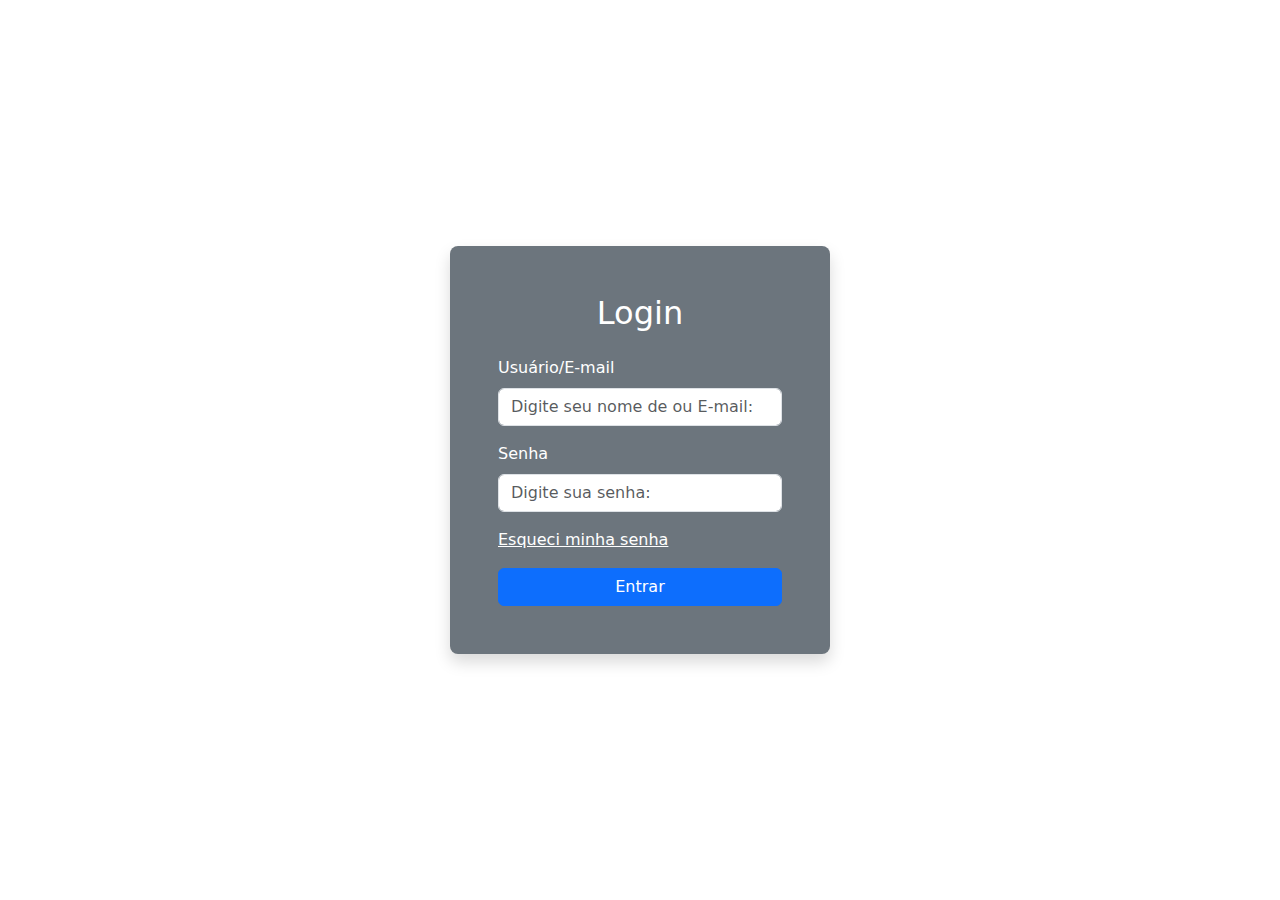
<file: index.html>
<!DOCTYPE html>
<html lang="en">
<head>
    <meta charset="UTF-8">
    <title>Login</title>
    <link rel="stylesheet" href="bootstrap.css">
</head>
<body>

<div class="container">
    <div class="row d-flex justify-content-center align-items-center vh-100">
        <div class="col-md-4 p-5 bg-secondary rounded-3 shadow">
            <h2 class="text-center mb-4 text-white">Login</h2>
            <form action="home.html">
                <div class="mb-3">
                    <label for="inputName" class="form-label text-white">Usuário/E-mail</label>
                    <input type="email" id="inputName" class="form-control" placeholder="Digite seu nome de ou E-mail: ">
                </div>

                <div class="mb-3">
                    <label for="inputPass" class="form-label text-white">Senha</label>
                    <input type="password" id="inputPass" class="form-control" placeholder="Digite sua senha: ">
                </div>

                <div class="mb-3">
                    <a href="#" class="text-white">Esqueci minha senha</a>
                </div>

                    <button type="submit" class="btn btn-primary w-100">Entrar</button>

            </form>
        </div>
    </div>
</div>

<script src="./bootstrap.bundle.js"></script>
</body>
</html>
</file>
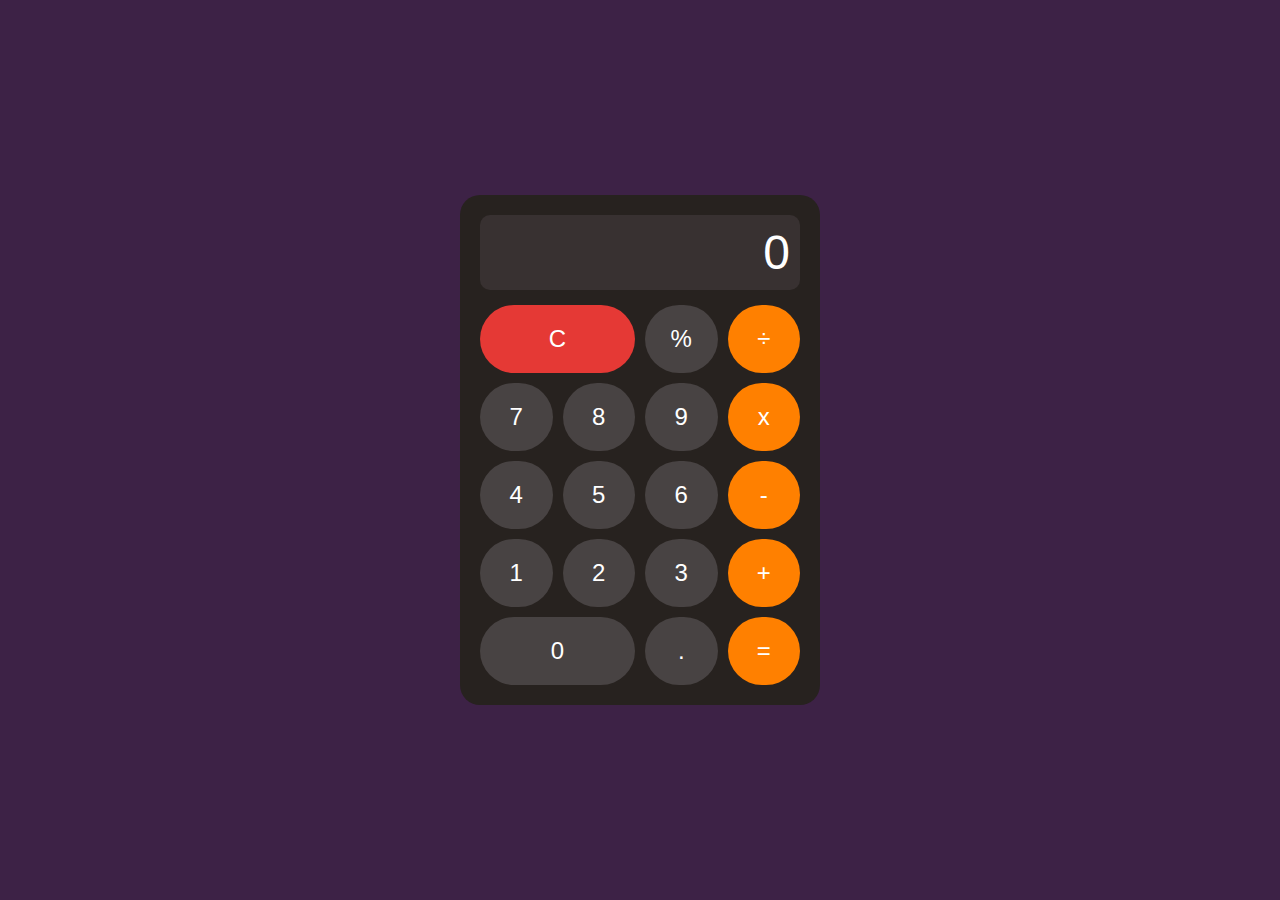
<file: projetos/calculadora_de_botoes_fabio/index.html>
<!DOCTYPE html>
<html lang="pt-br">
<head>
    <meta charset="UTF-8">
    <meta name="viewport" content="width=device-width, initial-scale=1.0">
    <title>Calculadora</title>
    <link rel="stylesheet" href="style.css">
</head>
<body>
    <div class="calculator">
        <div class="display" id="display">0</div>
        <div class="botoes">
            <button class="apagar" id="apagar">C</button>
            <button id="modulo">%</button>
            <button class="operador" id="divisao">÷</button>

            <button id="sete">7</button>
            <button id="oito">8</button>
            <button id="nove">9</button>
            <button class="operador" id="multi">x</button>

            <button id="quatro">4</button>
            <button id="cinco">5</button>
            <button id="seis">6</button>
            <button class="operador" id="menos">-</button>

            <button id="um">1</button>
            <button id="dois">2</button>
            <button id="tres">3</button>
            <button class="operador" id="mais">+</button>

            <button id="zero" class="zeroo">0</button>
            <button id="ponto">.</button>
            <button class="operador" id="igual">=</button>
        </div>
    </div>
    <script src="script.js"></script>
</body>
</html>
</file>
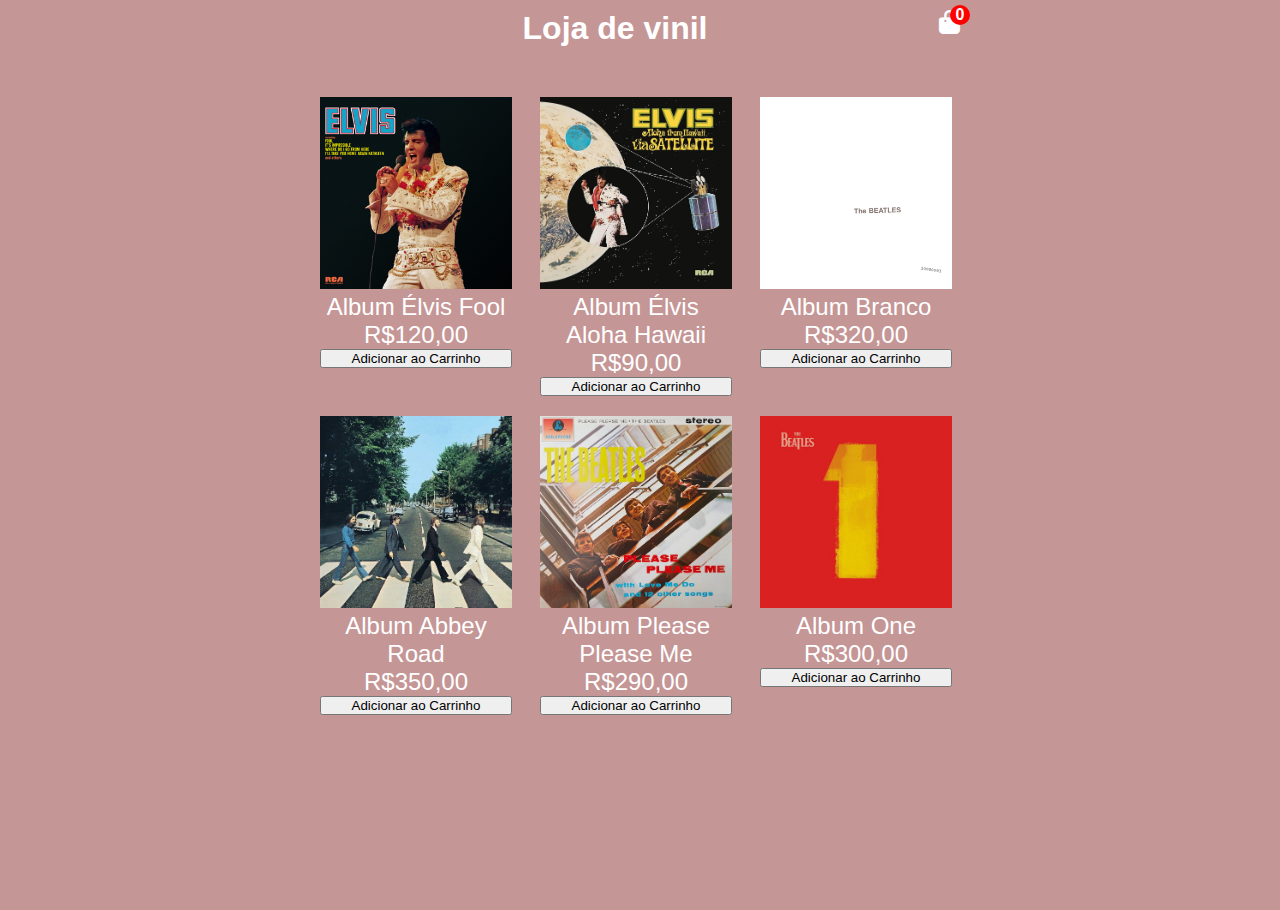
<file: projetos/ShoppingCart/index.html>
<!DOCTYPE html>
<html lang="en">

<head>
    <meta charset="UTF-8">
    <meta name="viewport" content="width=device-width, initial-scale=1.0">
    <title>E-commerce</title>
    <link rel="stylesheet" href="https://cdnjs.cloudflare.com/ajax/libs/font-awesome/6.4.0/css/all.min.css">
    <link rel="stylesheet" href="style.css">
</head>

<body>
    <div class="container">
        <header>
            <h1 style="text-align: center;">Loja de vinil</h1>
            <div class="shopping">
                <i class="fa-solid fa-bag-shopping">
                    <span class="quantity">0</span>
                </i>
            </div>
        </header>
        <div class="list"></div>
    </div>
    <div class="card">
        <h1>Carrinho</h1>
        <ul class="listCard"></ul>
        <div class="checkout">
            <div class="total">Total: R$0,00</div>
        </div>
    </div>
    <script src="main.js"></script>
</body>

</html>
</file>
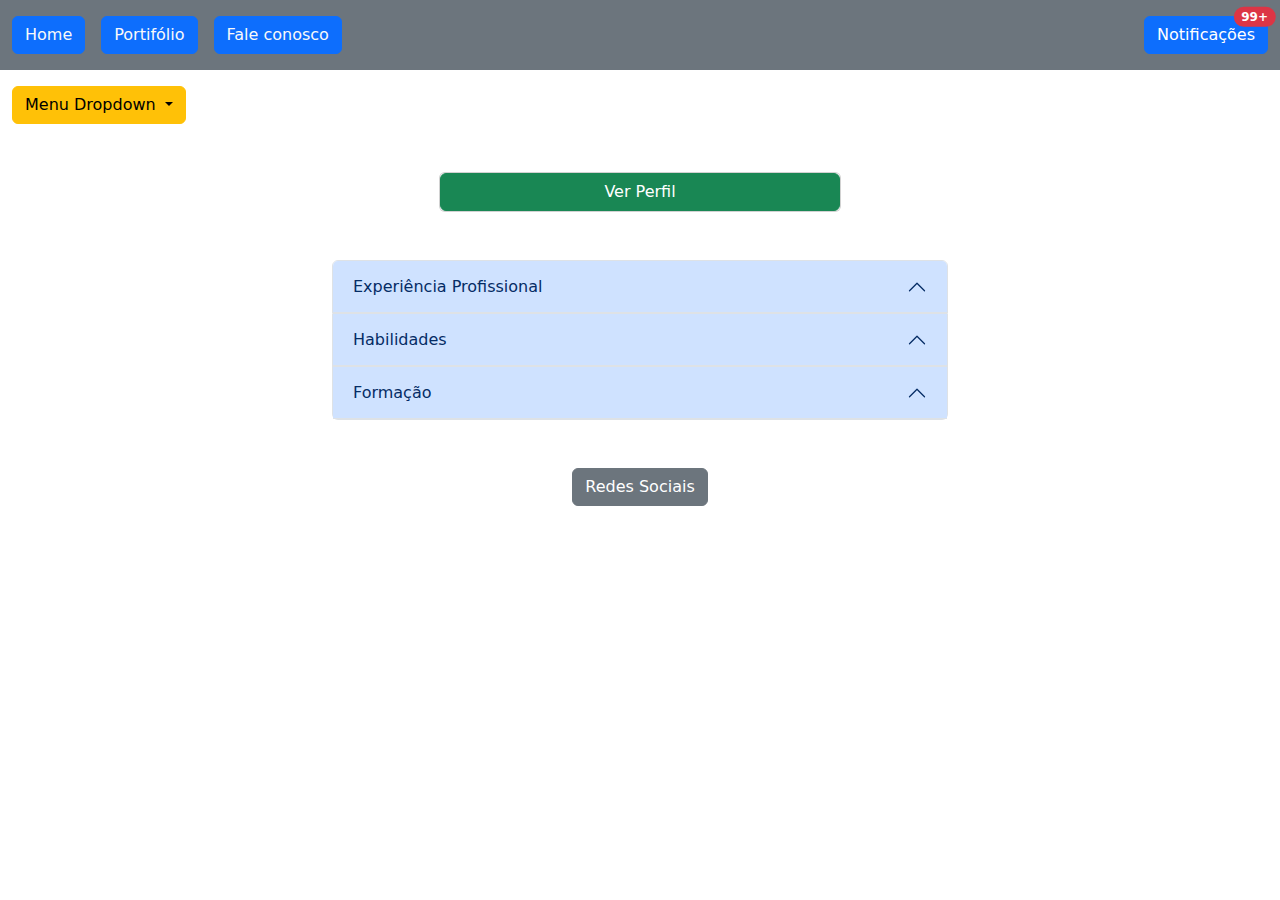
<file: home.html>
<!DOCTYPE html>
<html lang="pt-BR">

<head>
  <meta charset="UTF-8">
  <meta name="viewport" content="width=device-width, initial-scale=1.0">
  <title>Home</title>
  <link rel="stylesheet" href="./bootstrap.css">
</head>

<body>
<div class="container-fluid">
  <header>
    <div class="row align-items-center bg-secondary text-light py-3">
      <div class="col-md-6 d-flex justify-content-start">
        <a href="#" class="link-light me-3 btn btn-primary">Home</a>
        <a href="pages/portfolio.html" class="link-light me-3 btn btn-primary">Portifólio</a>
        <a href="pages/fale_conosco.html" class="link-light me-3 btn btn-primary">Fale conosco</a>
      </div>
      <div class="col-md-6 text-end">
        <button id="btn-notificacoes" class="btn btn-primary position-relative">
          <span class="position-absolute top-0 translate-middle badge bg-danger rounded-pill" style="margin-left: 80%">99+</span>Notificações
        </button>
      </div>
    </div>
  </header>

  <div id="notificacoes-container" class="position-absolute mt-3" style="display: none; right: 0;">
    <div class="card" style="width: 250px;">
      <div class="card-header bg-primary text-white">
        Notificações
      </div>
      <ul class="list-group list-group-flush">
        <li class="list-group-item">Nova mensagem de João</li>
        <li class="list-group-item">Sua tarefa foi atualizada</li>
        <li class="list-group-item">Novo comentário no seu post</li>
      </ul>
    </div>
  </div>

  <div class="row mt-3">
    <div class="col-md-6">
      <div class="dropdown">
        <button class="btn btn-warning dropdown-toggle" data-bs-toggle="dropdown" aria-expanded="false">
          Menu Dropdown
        </button>
        <ul class="dropdown-menu">
          <li><a href="pages/portfolio.html" class="dropdown-item">Portfólio</a></li>
          <li><a href="pages/fale_conosco.html" class="dropdown-item">Fale conosco</a></li>
          <li>
            <hr class="dropdown-divider">
            <a href="index.html" class="dropdown-item">Logout</a>
          </li>
        </ul>
      </div>
    </div>
  </div>


  <div class="row mt-5 d-flex justify-content-center">
    <div class="col-md-4">
      <div class="card d-flex">
        <button type="button" class="btn btn-success" data-bs-toggle="modal" data-bs-target="#meuModal">
          Ver Perfil
        </button>
        <div id="meuModal" class="modal fade">
          <div class="modal-dialog">
            <div class="modal-content">
              <div class="modal-header" style="text-align: justify">
                <h5 class="modal-title">Perfil</h5>
                <button type="button" class="btn-close" data-bs-dismiss="modal"></button>
              </div>
              <div class="modal-body text-center">
                <img src="img/F6E3606A-B462-49A3-AF4E-642CBE7053F6.jpeg" alt="" class="card-img-top mb-3">
                <h4>Fernando Legal</h4>
                <p>Meu nome é Fernando e minha comida favorita é pão francês.</p>
              </div>
            </div>
          </div>
        </div>
      </div>
    </div>
  </div>

  <div class="row mt-5 d-flex justify-content-center">
    <div class="col-md-6">
      <div class="accordion" id="accordionExample">
        <div class="accordion-item">
          <h2 class="accordion-header" id="headingOne">
            <button class="accordion-button" type="button" data-bs-toggle="collapse" data-bs-target="#collapseOne">
              Experiência Profissional
            </button>
          </h2>
          <div id="collapseOne" class="accordion-collapse collapse" data-bs-parent="#accordionExample">
            <div class="accordion-body">Experiência com desenvolvimento Fullstack com C# usando Blazor.</div>
          </div>
        </div>
        <div class="accordion-item">
          <h2 class="accordion-header" id="headingTwo">
            <button class="accordion-button" type="button" data-bs-toggle="collapse" data-bs-target="#collapseTwo">
              Habilidades
            </button>
          </h2>
          <div id="collapseTwo" class="accordion-collapse collapse" data-bs-parent="#accordionExample">
            <div class="accordion-body">
              <ul>
                <li>HTML</li>
                <li>CSS</li>
                <li>JavaScript</li>
                <li>TypeScript</li>
              </ul>
            </div>
          </div>
        </div>
        <div class="accordion-item">
          <h2 class="accordion-header" id="headingThree">
            <button class="accordion-button" type="button" data-bs-toggle="collapse" data-bs-target="#collapseThree">
              Formação
            </button>
          </h2>
          <div id="collapseThree" class="accordion-collapse collapse" data-bs-parent="#accordionExample">
            <div class="accordion-body">Desenvolvimento Front-end - SENAI-SP</div>
          </div>
        </div>
      </div>
    </div>
  </div>

  <footer class="mt-5 text-center">
    <button type="button" class="btn btn-secondary" data-bs-toggle="popover" title="Redes Sociais"
            data-bs-content='
                        <a href="https://www.instagram.com/fer.ear06/" target="_blank" data-bs-toggle="tooltip" title="Instagram" class="me-2"><img src="img/social-media/instagram.png"></a>
                        <a href="https://www.linkedin.com/in/fer-ribeiro-info/" target="_blank" data-bs-toggle="tooltip" title="LinkedIn" class="me-2"><img src="img/social-media/linkedin.png"></a>
                        <a href="https://github.com/Zina-06" target="_blank" data-bs-toggle="tooltip" title="Github"><img src="img/social-media/github.png"></a>'>
      Redes Sociais
    </button>
  </footer>
</div>

<script src="./bootstrap.bundle.js"></script>
<script>
  document.addEventListener('DOMContentLoaded', function () {
    var tooltipTriggerList = [].slice.call(document.querySelectorAll('[data-bs-toggle="tooltip"]'))
    tooltipTriggerList.forEach(function (tooltipTriggerEl) {
      new bootstrap.Tooltip(tooltipTriggerEl)
    })

    var popoverTriggerList = [].slice.call(document.querySelectorAll('[data-bs-toggle="popover"]'))
    popoverTriggerList.forEach(function (popoverTriggerEl) {
      new bootstrap.Popover(popoverTriggerEl, {
        html: true
      })
    })

    var btnNotificacoes = document.getElementById('btn-notificacoes');
    var notificacoesContainer = document.getElementById('notificacoes-container');

    btnNotificacoes.addEventListener('click', function () {
      // Alterna a exibição da caixa de notificações
      if (notificacoesContainer.style.display === 'none' || notificacoesContainer.style.display === '') {
        notificacoesContainer.style.display = 'block';
      } else {
        notificacoesContainer.style.display = 'none';
      }
    });
  });
</script>
</body>

</html>
</file>
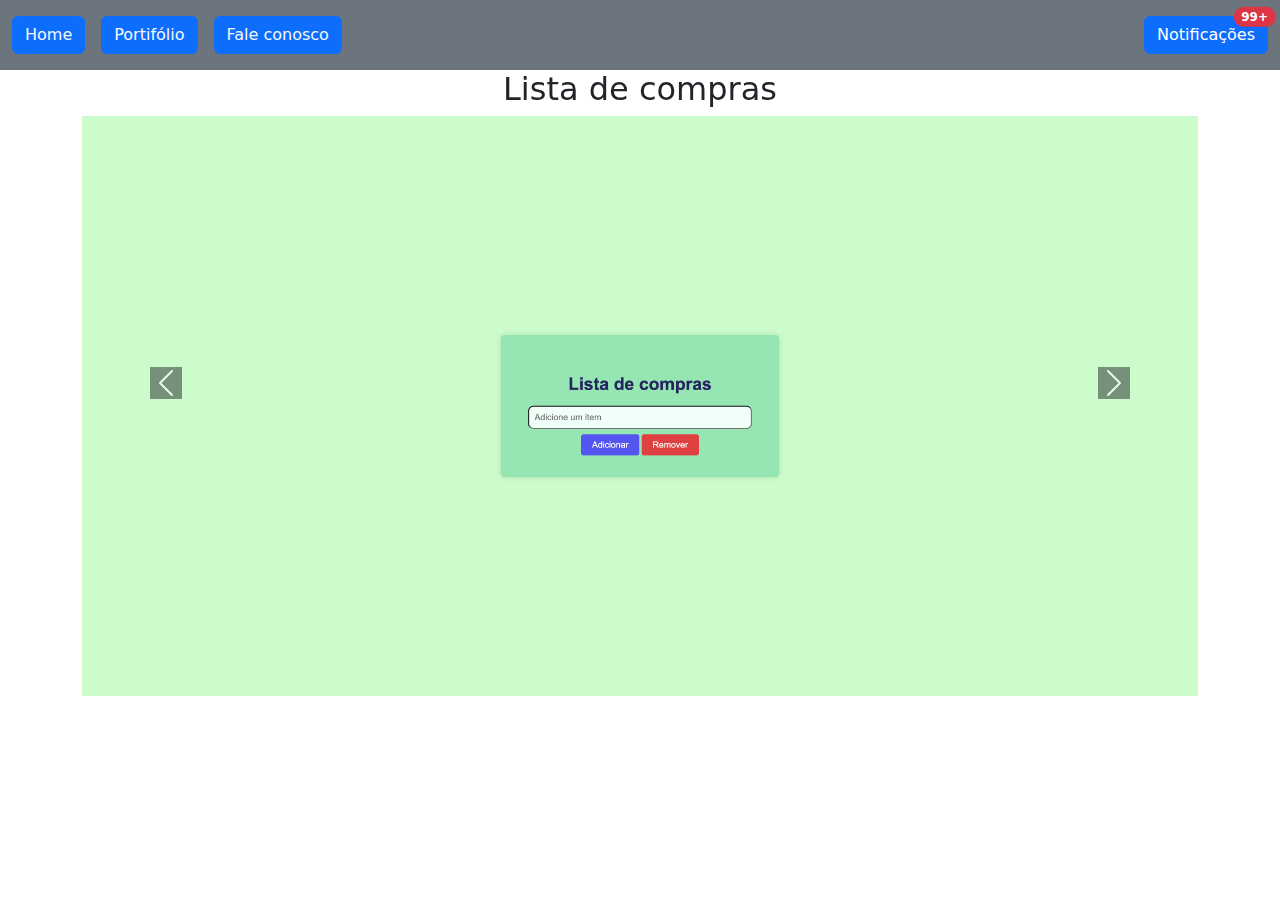
<file: pages/portfolio.html>
<!DOCTYPE html>
<html lang="en">
<head>
    <meta charset="UTF-8">
    <title>Carossel</title>
    <link rel="stylesheet" href="../bootstrap.css">
</head>
<body>
<div class="container-fluid">
    <header>
        <div class="row align-items-center bg-secondary text-light py-3">
            <div class="col-md-6 d-flex justify-content-start">
                <a href="../home.html" class="link-light me-3 btn btn-primary">Home</a>
                <a href="#" class="link-light me-3 btn btn-primary">Portifólio</a>
                <a href="./fale_conosco.html" class="link-light me-3 btn btn-primary">Fale conosco</a>
            </div>
            <div class="col-md-6 text-end">
                <button id="btn-notificacoes" class="btn btn-primary position-relative">
                    <span class="position-absolute top-0 translate-middle badge bg-danger rounded-pill"
                          style="margin-left: 80%">99+</span>Notificações
                </button>
            </div>
        </div>
    </header>
    <!--Carrosel de imagens-->
    <div class="container">
        <div class="row justify-content-center">
            <div class="col">
                <div class="carousel slide" id="show" data-bs-ride="carousel">
                    <div class="carousel-inner">
                        <div class="carousel-item active">
                            <h2 class="text-center">Lista de compras</h2>
                            <a href="../projetos/Lista_Compras.html" target="_blank">
                                <img src="../img/gallery/todo-list.png" class="d-bloc w-100">
                            </a>
                        </div>
                        <div class="carousel-item">
                            <h2 class="text-center">E-commerce de vinil</h2>
                            <a href="../projetos/ShoppingCart/index.html" target="_blank">
                                <img src="../img/gallery/E-commerce.png" alt=""
                                              class="d-block w-100">
                            </a>
                        </div>
                        <div class="carousel-item">
                            <h2 class="text-center">Calculadora</h2>
                            <a href="../projetos/calculadora_de_botoes_fabio/index.html" target="_blank">
                                <img src="../img/gallery/calc.png"
                                              alt="" class="d-block w-100">
                            </a>
                        </div>
                    </div>
                    <button class="carousel-control-prev" type="button" data-bs-target="#show" data-bs-slide="prev">
                        <span class="carousel-control-prev-icon bg-dark p-2" aria-hidden="true"></span>
                        <span class="visually-hidden">Previous</span>
                    </button>
                    <button class="carousel-control-next" type="button" data-bs-target="#show" data-bs-slide="next">
                        <span class="carousel-control-next-icon bg-dark p-2" aria-hidden="true"></span>
                        <span class="visually-hidden">Next</span>
                    </button>
                </div>
            </div>
        </div>
    </div>

</div>
<script src="../bootstrap.bundle.js"></script>
</body>
</html>
</file>
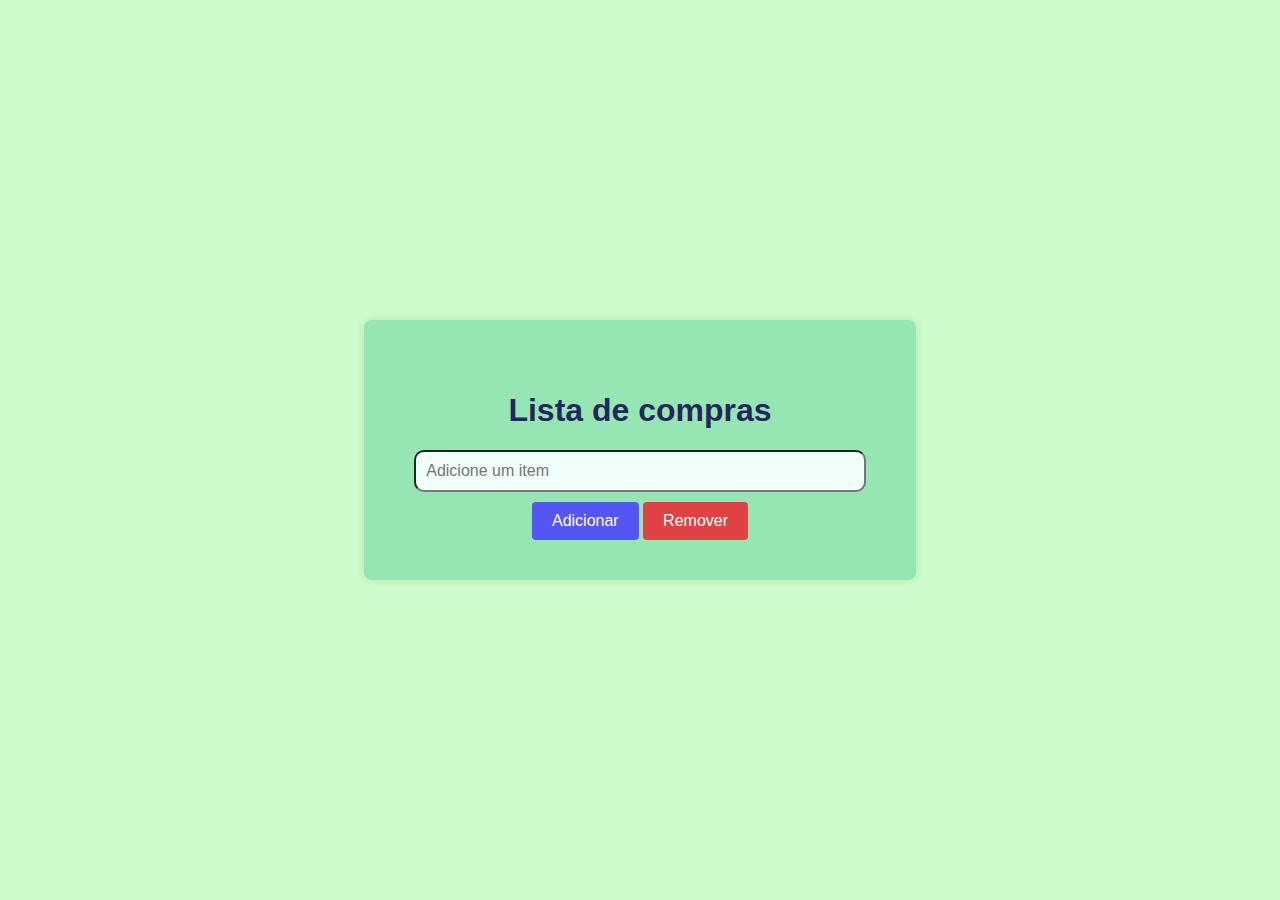
<file: projetos/Lista_Compras.html>
<!DOCTYPE html>
<html lang="en">
<head>
    <meta charset="UTF-8">
    <meta name="viewport" content="width=device-width, initial-scale=1.0">
    <title>Lista de compras</title>
    <style>
        body {
            font-family: Arial, Helvetica, sans-serif;
            display: flex;
            justify-content: center;
            align-items: center;
            height: 100vh;
            margin: 0;
            background-color: #CCFCCB;
        }
        .container {
            text-align: center;
            background: #96E6B3;
            color: rgb(37, 37, 96);
            padding: 50px;
            padding-bottom: 30px;
            border-radius: 8px;
            box-shadow: 0 0 10px rgba(0, 0, 0, 0.1);
        }
        .hud input {
            padding: 10px;
            font-size: 16px;
            width: 100%;
            box-sizing: border-box;
            margin-bottom: 10px;
            border-radius: 10px;
            background-color: #F1FFFA;
        }
        .hud button {
            padding: 10px 20px;
            font-size: 16px;
            color: white;
            border: none;
            border-radius: 4px;
            cursor: pointer;
        }
        .hud .adicionar{
            background-color: rgb(85, 85, 241);
        }

        .hud .remover{
            background-color: rgb(223, 66, 66);
        }

        .hud button:hover {
            background-color: #0056b3;
        }
        ul{
            text-align: left;
            margin-top: 10px;
            margin-bottom: 5px;
            font-size: 2em;
        }
    </style>
</head>
<body>
    <div class="container">
        <h1>Lista de compras</h1>
        <div class="hud">
            <input type="text" id="itens" placeholder="Adicione um item">
            <button class="adicionar" type="button" onclick="adicionarItem()">Adicionar</button>
            <button class="remover" type="button" onclick="removerItem()">Remover</button>
        </div>
        <ul id="listaCompra"></ul>
    </div>

    <script>
        // Armazenamento de lista de compras
        var listaShop = [];

        // Função para adicionar um item na lista
        function adicionarItem() {
            let itemEntrada = document.getElementById('itens');
            let item = itemEntrada.value.trim();
            if (item !== "") {
                listaShop.push(item);
                updateListaShop();
                itemEntrada.value = "";
            }
        }

        function removerItem(){
            let itemEntrada = document.getElementById('itens');
            let item = itemEntrada.value.trim();
            if (item !== "") {
                listaShop.pop(item);
                updateListaShop();
                itemEntrada.value = "";
            }
        }

        function updateListaShop() {
            let elementosLista = document.getElementById('listaCompra');
            elementosLista.innerHTML = '';

            for (let i = 0; i < listaShop.length; i++) {
                let listaItem = document.createElement('li');
                listaItem.textContent = listaShop[i];
                elementosLista.appendChild(listaItem);
            }
        }
    </script>
</body>
</html>
</file>
<file: projetos/calculadora_de_botoes_fabio/style.css>
body {
    font-family: Arial, Helvetica, sans-serif;
    display: flex;
    justify-content: center;
    align-items: center;
    height: 100vh;
    margin: 0;
    background-color: #3d2246;
    user-select: none;
}
/* "Carcaça" da calculadora */
.calculator {
    background-color: #27221f;
    border-radius: 20px;
    width: 320px;
    padding: 20px;
}
/* Tela da calculadora */
.display {
    background-color: #383131;
    color: #fff;
    font-size: 3rem;
    text-align: right;
    padding: 10px;
    border-radius: 10px;
    margin-bottom: 15px;
}
/* Alinhamento dos botões da calculadora */
.botoes {
    display: grid;
    grid-template-columns: repeat(4, 1fr);
    gap: 10px;
}
/* Estilização dos botões genéricos */
.botoes button {
    padding: 20px;
    color: white;
    font-size: 1.5rem;
    border-radius: 55px;
    border: none;
    background-color: #484343;
    cursor: pointer;
    transition: background-color 0.3s, transform 0.1s;
}
/* Quando colocar mouse em cima ele escurece */
.botoes button:hover {
    background-color: #525252;
}
/* Quando clica ele pula */
.botoes button:active {
    transform: scale(0.95);
}
/* Estilização dos operadores */
.botoes .operador {
    background-color: #ff8000;
    color: white;
}
/* Mouse hover dos operadores */
.botoes .operador:hover {
    background-color: #f57017;
}

/* Estilização do "apagar" */
.botoes .apagar {
    background-color: #e53935;
    color: white;
    grid-column: span 2;
}
/* Mouse hover do "apagar" */
.botoes .apagar:hover {
    background-color: #d32f2f;
}

.botoes .zeroo{
    grid-column: span 2;
}
</file>
<file: projetos/ShoppingCart/style.css>
* {
    margin: 0;
    padding: 0;
    box-sizing: border-box;
    font-family: Arial, Helvetica, sans-serif;
}

.card .checkout div {
    background-color: rgb(146, 113, 113);
    color: white;
    width: 500px;
    height: 70px;
    display: flex;
    justify-content: center;
    align-items: center;
    cursor: pointer;
    font-weight: bold;  
}

body {
    background-color: rgb(197, 150, 150);
    height: 100vh;
}

.container {
    width: 50vw;
    margin: auto;
    transition: 0.5s;
}

.container h1 {
    color: white;
}

header {
    display: grid;
    grid-template-columns: 1fr 50px;
    margin-top: 10px;
}

header .shopping i {
    font-size: 1.5em;
    color: white;
    cursor: pointer;
    transition: all 0.25s ease;
}

.container header .shopping {
    position: relative;
    text-align: right;
    transition: 0.5s;
}

header .shopping i:hover {
    background-color: rgb(104, 104, 236);
}

.shopping span {
    position: absolute;
    top: -5px;
    left: 80%;
    background-color: red;
    padding: 3px 10px;
    border-radius: 50%;
    color: white;
    display: flex;
    justify-content: center;
    align-items: center;
    width: 20px;
    height: 20px;
    font-size: 12pt;
}

.card {
    position: fixed;
    top: 0;
    left: 100%;
    width: 500%;
    background-color: rgb(194, 143, 143);
    border-left: 1px solid rgb(129, 109, 129);
    box-shadow: 10px 5px 5px black;
    height: 100vh;
    transition: 0.5s;
}

.card h1 {
    color: white;
    margin: 0;
    padding: 0 20px;
    height: 80px;
    display: flex;
    align-items: center;
}

.card .checkout {
    position: absolute;
    bottom: 0;
    width: 100%;
    display: grid;
    grid-template-columns: repeat(2, 1fr);
}

.container .list {
    display: grid;
    grid-template-columns: repeat(3, 1fr);
    gap: 20px;
    margin-top: 50px;
}

.listCard li {
    display: grid;
    grid-template-columns: 100px repeat(3, 1fr);
    color: white;
}

.active .card {
    left: calc(100% - 500px);
}

.active .container {
    transform: translateX(-200px);
}


body img{
    width: 15vw;
    height: 15vw;
}

.item{
    width: 15vw;
}


li div{
    padding-left: 20px;
}

li div img{
    width: 90%;
    height: auto;
}

div.title{
    text-align: center;
    color: white;
    font-size: 1.5em;
}

div.price{
    text-align: center;
    color: white;
    font-size: 1.5em;
}

.item button{
    width: 100%;
    
}

div .cardTitle{
    width: 250px;
    margin-top: 25px;
    padding-left: 0;
}

.cardPrice{
    margin-right: 0;
    margin-top: 25px;
    font-weight: bold;
}

li{
    width: 500px;
}


.remove {
    background-color: rgb(252, 84, 84);  
    color: white;              
    border: none;               
    width: 20px;                
    height: 20px;
    border-radius: 50%;         
    display: flex;              
    justify-content: center;    
    align-items: center;      
    font-size: 1.5em;           
    cursor: pointer;           
    transition: background-color 0.3s ease; 
}

.add {
    background-color: rgb(82, 137, 255);  
    color: white;              
    border: none;               
    width: 20px;                
    height: 20px;
    border-radius: 50%;         
    display: flex;              
    justify-content: center;    
    align-items: center;      
    font-size: 1.5em;           
    cursor: pointer;           
    transition: background-color 0.3s ease; 
}
</file>
